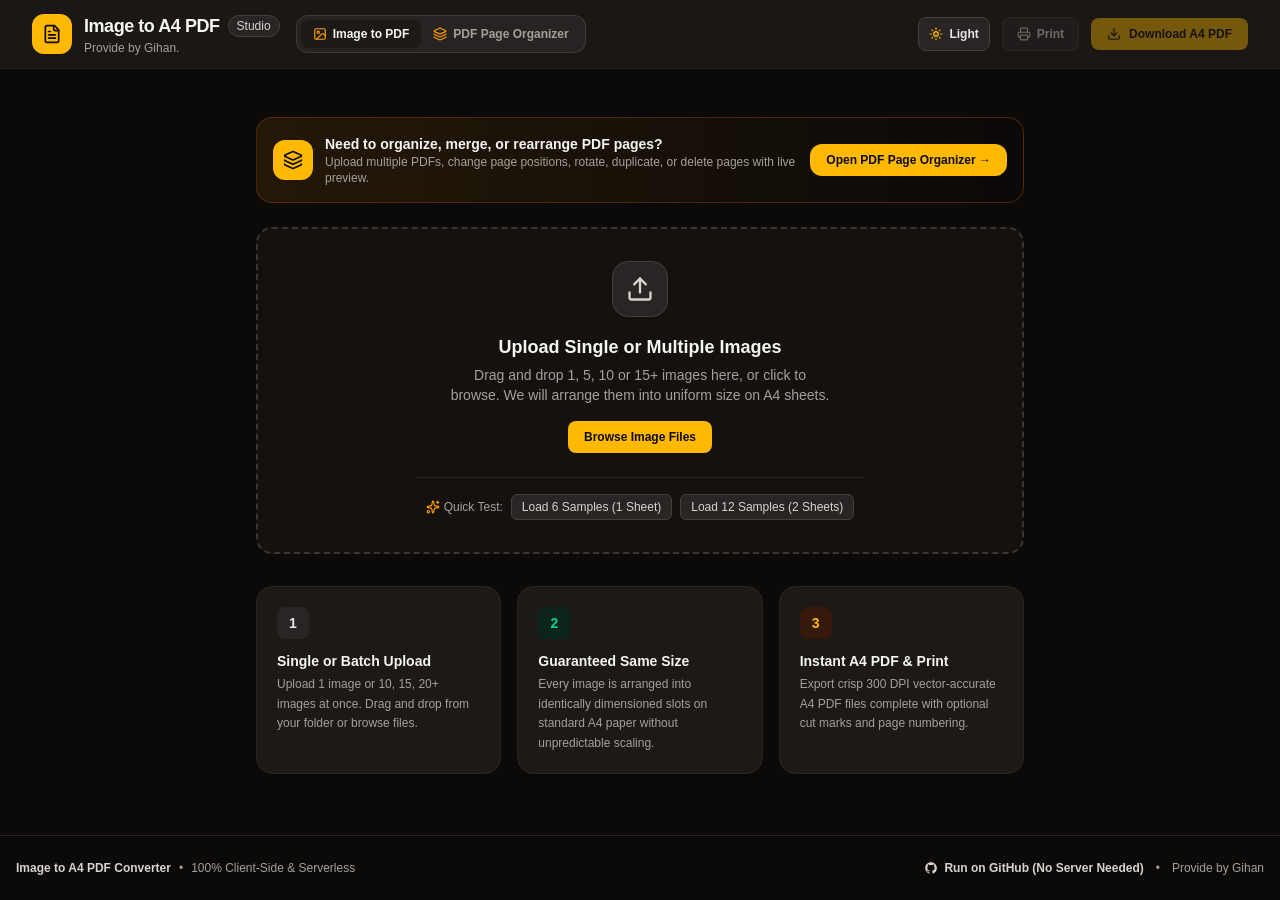
<file: index.html>
<!doctype html>
<html lang="en" class="dark">
  <head>
    <meta charset="UTF-8" />
    <meta name="viewport" content="width=device-width, initial-scale=1.0" />
    <title>Image to A4 PDF Converter</title>
    <meta name="description" content="Arrange single or multiple images into uniform size on A4 sheets, automatically separate horizontal and vertical photos with a toggle switch, and export directly as high-quality PDF." />
    <meta property="og:title" content="Image to A4 PDF Converter" />
    <meta property="og:description" content="Arrange single or multiple images into uniform size on A4 sheets, automatically separate horizontal and vertical photos with a toggle switch, and export directly as high-quality PDF." />
    <meta property="og:type" content="website" />
    <meta name="twitter:card" content="summary_large_image" />
    <script>
      (function() {
        try {
          var saved = localStorage.getItem('theme');
          if (saved === 'light') {
            document.documentElement.classList.remove('dark');
          } else {
            document.documentElement.classList.add('dark');
          }
        } catch (e) {
          document.documentElement.classList.add('dark');
        }
      })();
    </script>
    <script type="module" crossorigin src="./assets/index-7JPPoHa7.js"></script>
    <link rel="stylesheet" crossorigin href="./assets/index-B6E4WzQE.css">
  </head>
  <body class="bg-stone-100 text-stone-900 dark:bg-stone-950 dark:text-stone-100 transition-colors">
    <div id="root"></div>
  </body>
</html>
</file>
